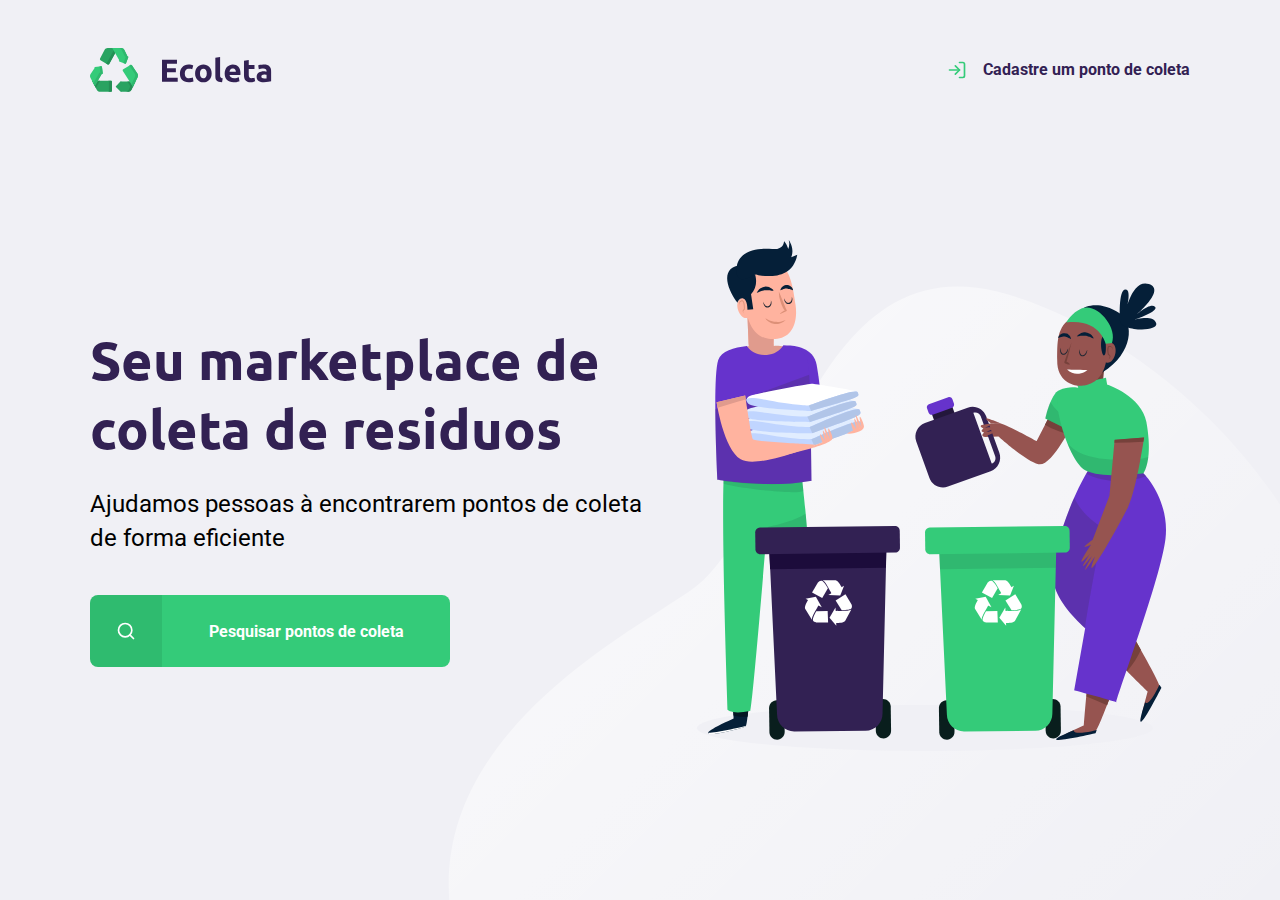
<file: index.html>
<!DOCTYPE html>
<html lang="en">
<head>
    <meta charset="UTF-8">
    <meta name="viewport" content="width=device-width, initial-scale=1.0">
    <link rel="stylesheet" href="/styles/main.css">
    <link rel="stylesheet" href="/styles/home.css">
    <link rel="stylesheet" href="/styles/responsive.css">
    <title>Document</title>
</head>
<body>
    <div id="page-home">
        <div class="content">   
            <header>
                <img src="/assets/icones/logo.svg" alt=" logomarca Ecoleta">
                <a href="https://google.com.br">
                    <span></span>
                     Cadastre um ponto de coleta
                </a>
            </header>
       
        <main>

            <h1>Seu marketplace de coleta de residuos</h1>

            <p>Ajudamos pessoas à encontrarem pontos de coleta de forma eficiente</p>

            <a href="#">
                <span></span><strong>Pesquisar pontos de coleta</strong>
            </a>            
        </main>
        </div>

    </div>
</body>
</html>
</file>
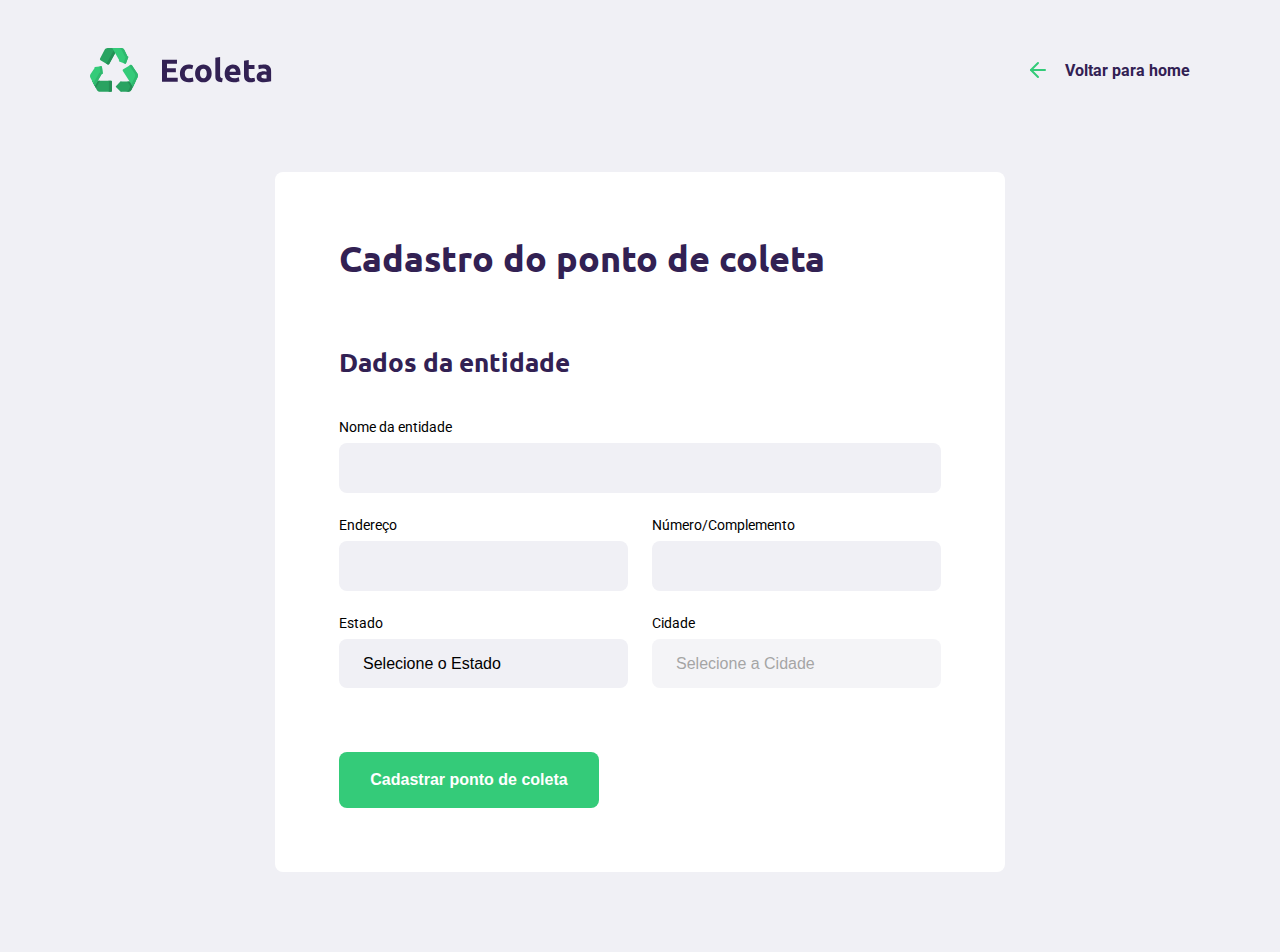
<file: create-point.html>
<!DOCTYPE html>
<html lang="en">
<head>
    <meta charset="UTF-8">
    <meta name="viewport" content="width=device-width, initial-scale=1.0">
    <link rel="stylesheet" href="/styles/main.css">
    <link rel="stylesheet" href="/styles/create-point.css">
    <link rel="stylesheet" href="/styles/responsive.css">
    <title>Document</title>
</head>
<body>
    <div id="page-create-point">
        <header>
            <img src="/assets/icones/logo.svg" alt=" logomarca Ecoleta">
            <a href="index.html">
                <span></span>
                Voltar para home
            </a>
        </header>

        <form action="#">
            <h1>Cadastro do ponto de coleta</h1>

            <fieldset>
                <legend>
                    <h2>Dados da entidade</h2>
                </legend>

                <div class="field">
                    <label for="name">Nome da entidade</label>
                    <input type="text" id="name" name="name">
                </div>
                
                <div class="field-group">

                    <div class="field">
                        <label for="address">Endereço</label>
                        <input type="text" id="address" name="address">
                    </div>

                    <div class="field">
                        <label for="address2">Número/Complemento</label>
                        <input type="text" id="address2" name="address2">
                    </div>
        
                </div>

                <div class="field-group">

                    <div class="field">
                        <label for="state">Estado</label>
                        <select name="uf">
                            <option value="">Selecione o Estado</option>
                        </select>
                        <input type="hidden" name="state">
                    </div>

                    <div class="field">

                        <label for="city">Cidade</label>
                        <select name="city" disabled>
                            <option value="">Selecione a Cidade</option>
                        </select>

                    </div>
                </div>
            </fieldset>

            <button>Cadastrar ponto de coleta</button>
        </form>
    </div>

    <script src="/scripts/create-point.js"></script>
</body>
</html>
</file>
<file: styles/main.css>
@import url('https://fonts.googleapis.com/css2?family=Roboto:wght@400;700&display=swap');

@import url('https://fonts.googleapis.com/css2?family=Ubuntu:wght@700&display=swap');

* {
    box-sizing: border-box;
    margin: 0; 
    border: 0;
    padding: 0;
}


:root {
    --title-color: #322153;
    --primary-color: #34cb79;
}

body{
    font-family: 'Roboto', sans-serif;
    background: #f0f0f5;
    -webkit-font-smoothing: antialiased;

}

a {
    text-decoration: none;
}


h1, h2, h3, h4, h5, h6 {
    color: var(--title-color);
    font-family: 'Ubuntu', sans-serif;
}
</file>
<file: styles/home.css>
#page-home{
    height: 100vh;
    background: url('../assets/icones/home-background.svg') no-repeat;
    background-position:  35vw bottom;

}

#page-home .content{
    width: 90%;
    height: 100%;
    max-width: 1100px;
    margin: 0 auto;
    display: flex;
    flex-direction: column;
}


#page-home header{
    display: flex;
    align-items: center;
    justify-content: space-between;
    margin-top: 48px;
}

#page-home header a {
    display: flex;
    font-weight: 700;
    color: var(--title-color)

}
#page-home header a span {

    display: flex;
    background-image: url('../assets/icones/log-in.svg');
    width: 20px;
    height: 20px;
    margin-right: 16px;

}


#page-home main {
    max-width: 560px;
    height: 600px;
    display: flex;
    flex-direction: column;
    justify-content: center;
    flex: 1;
}



#page-home main h1 {
    font-size: 54px; 
}


#page-home main p {
    font-size: 24px; 
    line-height: 34px;
    margin-top: 24px;
}


#page-home main a {
    width: 100%;
    max-width: 360px;

    background: var(--primary-color);
    height: 72px;
    border-radius: 8px;

    display: flex;
    align-items: center;

    margin-top: 40px;

}


#page-home main a:hover {
    background-color: #2fb86e;
    transition: 400ms ease-in-out;

}


#page-home main a span{
    width: 72px;
    height: 72px;
    background-color: rgba(0, 0, 0, 0.08);
    border-top-left-radius: 8px;
    border-bottom-left-radius: 8px;
    display: flex;
    align-items: center;
    justify-content: center;
}



#page-home main a span::after{
    content: "";
    background-image: url('../assets/icones/search.svg');

    width: 20px;
    height: 20px;


}

#page-home main a strong {
    color: white;
    flex: 1;
    text-align: center;

}
</file>
<file: styles/responsive.css>
@media( max-width: 900px){
    #page-home {
        background-position-x: 70vw;
    }

    #page-home .content{
        align-items: center;
        text-align: center;
    }

    #page-home header a{
        position: absolute;
        bottom: 48px;
        left: 50%;
        transform: translateX(-50%);
    }

    #page-home main{
        align-items: center;

    }
}




@media(min-width: 1700px){
    #page-home {
        background-position-x: 45vw;
    }
}


@media(max-height: 760px){
    #page-home{
        background-position-y: 150px;

    }
}
</file>
<file: styles/create-point.css>
#page-create-point{
    width: 90%;
    max-width: 1100px;

    margin: 0 auto;
}


#page-create-point header{
    margin-top: 48px;
    display: flex;
    justify-content: space-between;
    align-items: center;
}


#page-create-point header a {
    color: var(--title-color);
    font-weight: bold;
    display: flex;
    align-items: center;
}

#page-create-point a span {
    margin-right: 15px;
    background-image: url('../assets/icones/arrow-left.svg');
    width: 24px;
    height: 24px;
    display: flex;
}



form{
    background-color: white;
    padding: 64px;
    margin: 80px auto;
    border-radius: 8px;
    max-width: 730px;
}



form h1 {
    font-size: 36px;
}

form fieldset{
    margin-top: 64px;
    border: 0;
}

form legend {
    margin-bottom: 40px;
}


form legend h2 {
    font-size: 26px;
}


form .field {
    /* O FLEX 1 FAZ COM QUE OS ELEMENTOS INTERNOS OCUPEM TODO O ESPAÇO DA CAIXA */
    flex: 1;
    display: flex;
    flex-direction: column;
    margin-bottom: 24px;

}


form .field-group{
    display: flex;
}


form input,
form select {
    background-color: #f0f0f5;
    border: 0;
    padding: 16px 24px;
    font-size: 16px;
    /* outline: none; */
    border-radius: 8px;

}


form select {
    -webkit-appearance: none;
}


form label{
    font-size: 14px;
    margin-bottom: 8px;
}


form .field-group .field + .field{
    margin-left: 24px;
}


form button{
    width: 260px;
    height: 56px;
    background-color: var(--primary-color);
    border-radius: 8px;
    color: white;
    font-weight: 700;
    font-size: 16px;
    border: 0;
    margin-top: 40px;
}


form button:hover{
    background-color: #2fb86e;
    transition: 400ms ease-in-out;
    cursor: pointer;
    
}
</file>
